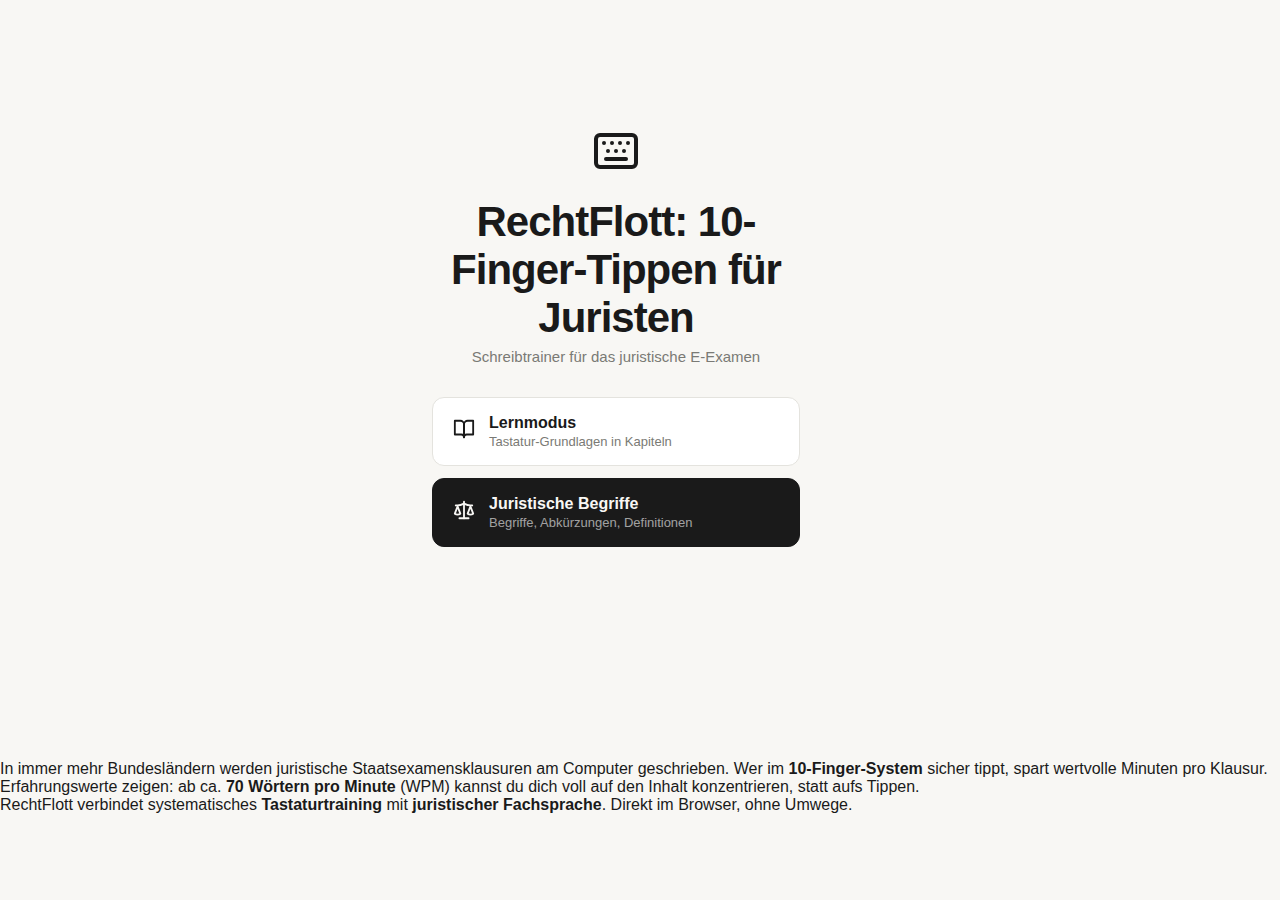
<file: index.html>
<!DOCTYPE html>
<html lang="de">

<head>
  <meta charset="UTF-8" />
  <meta name="viewport" content="width=device-width, initial-scale=1.0" />
  <title>10-Finger-Tippen für Jura & E-Examen | RechtFlott Schreibtrainer</title>
  <meta name="description"
    content="Kostenloser 10-Finger-Schreibtrainer speziell für das juristische E-Examen. Übe juristische Fachbegriffe, Definitionen und Paragraphen direkt im Browser. Ohne Anmeldung." />
  <link rel="canonical" href="https://rechtflott.com/" />

  <!-- Favicon (Keyboard Emoji as SVG) -->
  <link rel="icon"
    href="data:image/svg+xml,<svg xmlns='http://www.w3.org/2000/svg' viewBox='0 0 100 100'><text y='.9em' font-size='90'>⌨</text></svg>" />

  <!-- Open Graph -->
  <meta property="og:type" content="website" />
  <meta property="og:title" content="RechtFlott — 10-Finger-Tipptraining für Juristen" />
  <meta property="og:description"
    content="Kostenloses 10-Finger-Training für das juristische E-Examen. 30 Kapitel Tastaturtraining plus Jura-Modus mit Fachbegriffen, Abkürzungen, §-Zeichen und Definitionen." />
  <meta property="og:url" content="https://rechtflott.com/" />
  <meta property="og:locale" content="de_DE" />
  <meta property="og:site_name" content="RechtFlott" />

  <!-- Twitter Card -->
  <meta name="twitter:card" content="summary" />
  <meta name="twitter:title" content="RechtFlott — 10-Finger-Tipptraining für Juristen" />
  <meta name="twitter:description"
    content="Kostenloses Tipptraining für das juristische E-Examen. 30 Kapitel plus Jura-Modus mit Fachbegriffen, Abkürzungen und §-Zeichen." />

  <!-- Additional SEO -->
  <meta name="robots" content="index, follow" />
  <meta name="author" content="Maximilian Buy" />
  <meta name="keywords"
    content="10-Finger-System, Tipptrainer, E-Examen, Jura, Tippen lernen, juristische Begriffe, Paragraphenzeichen, Schreibtrainer, Jurastudium" />

  <!-- Structured Data: WebApplication -->
  <script type="application/ld+json">
  {
    "@context": "https://schema.org",
    "@type": "WebApplication",
    "name": "RechtFlott",
    "url": "https://rechtflott.com/",
    "description": "10-Finger-Tipptraining speziell für Jurastudierende und das E-Examen. Lernmodus mit 30 Kapiteln und juristischer Fachbegriffe-Trainer.",
    "applicationCategory": "EducationalApplication",
    "operatingSystem": "Web",
    "browserRequirements": "Requires a modern browser with JavaScript enabled",
    "offers": {
      "@type": "Offer",
      "price": "0",
      "priceCurrency": "EUR"
    },
    "author": {
      "@type": "Person",
      "name": "Maximilian Buy"
    },
    "inLanguage": "de",
    "dateModified": "2026-02-20"
  }
  </script>

  <!-- Structured Data: FAQPage (GEO-optimiert) -->
  <script type="application/ld+json">
  {
    "@context": "https://schema.org",
    "@type": "FAQPage",
    "mainEntity": [
      {
        "@type": "Question",
        "name": "Was ist RechtFlott?",
        "acceptedAnswer": {
          "@type": "Answer",
          "text": "RechtFlott ist ein 10-Finger-Tipptraining, das speziell für Jurastudierende und die Vorbereitung auf das E-Examen entwickelt wurde. Es bietet einen Lernmodus mit 30 Kapiteln zum systematischen Erlernen des 10-Finger-Systems sowie einen Jura-Modus zum Üben juristischer Fachbegriffe, Abkürzungen und Definitionen."
        }
      },
      {
        "@type": "Question",
        "name": "Warum brauche ich 10-Finger-Tippen für das E-Examen?",
        "acceptedAnswer": {
          "@type": "Answer",
          "text": "Im elektronischen juristischen Staatsexamen (E-Examen) werden Klausuren am Computer geschrieben. Schnelles und fehlerfreies Tippen spart wertvolle Zeit. Erfahrungswerte zeigen, dass ab ca. 70 Wörtern pro Minute (WPM) die Tippgeschwindigkeit kein limitierender Faktor mehr ist."
        }
      },
      {
        "@type": "Question",
        "name": "Woher stammen die juristischen Definitionen?",
        "acceptedAnswer": {
          "@type": "Answer",
          "text": "Die Definitionen im Jura-Modus sind KI-generiert und werden nach bestem Wissen von Jurastudierenden kuratiert. Sie dienen ausschließlich als Tippübung und erheben keinen Anspruch auf Vollständigkeit oder Rechtsverbindlichkeit."
        }
      },
      {
        "@type": "Question",
        "name": "Welche Inhalte bietet der Jura-Modus?",
        "acceptedAnswer": {
          "@type": "Answer",
          "text": "Der Jura-Modus umfasst juristische Fachbegriffe aus Strafrecht, Zivilrecht und Öffentlichem Recht, gängige Abkürzungen (BGB, StGB, ZPO etc.), Definitionen zum Ausschreiben, einen täglichen Drill und einen Zeitmodus mit 60-Sekunden-Challenges. Die Inhalte sind KI-generiert und von Jurastudierenden kuratiert."
        }
      }
    ]
  }
  </script>

  <link rel="stylesheet" href="styles.css" />
  <!-- Optional test password: set this to enable a simple client-side gate (clear to disable) -->
  <meta name="passwort" content="jura-2026" />
  <meta name="Jura-2026" content="Jura2026" />
  <meta name="site-password" content="Jura2026" />
</head>

<body
  data-nosnippet-desc="Kostenloser 10-Finger-Schreibtrainer speziell für das juristische E-Examen. Übe juristische Fachbegriffe, Definitionen und Paragraphen direkt im Browser.">
  <div class="sr-only">10-Finger-Tippen für das E-Examen: RechtFlott bietet kostenloses Training für juristische
    Fachbegriffe, Abkürzungen und Definitionen.</div>
  <!-- ── Mode Selection ── -->
  <section class="mode-screen" id="modeScreen">
    <div class="mode-viewport">
      <div class="mode-card">
        <div class="mode-logo"><svg xmlns="http://www.w3.org/2000/svg" width="48" height="48" viewBox="0 0 24 24"
            fill="none" stroke="currentColor" stroke-width="2" stroke-linecap="round" stroke-linejoin="round">
            <rect width="20" height="16" x="2" y="4" rx="2" />
            <path d="M6 8h.01" />
            <path d="M10 8h.01" />
            <path d="M14 8h.01" />
            <path d="M18 8h.01" />
            <path d="M8 12h.01" />
            <path d="M12 12h.01" />
            <path d="M16 12h.01" />
            <path d="M7 16h10" />
          </svg></div>
        <h1>RechtFlott: 10-Finger-Tippen für Juristen</h1>
        <p class="mode-sub">Schreibtrainer für das juristische E-Examen</p>
        <div class="mode-actions" data-nosnippet>
          <button class="btn btn--secondary" type="button" data-mode="learning">
            <span class="btn-icon"><svg xmlns="http://www.w3.org/2000/svg" width="22" height="22" viewBox="0 0 24 24"
                fill="none" stroke="currentColor" stroke-width="2" stroke-linecap="round" stroke-linejoin="round">
                <path d="M2 3h6a4 4 0 0 1 4 4v14a3 3 0 0 0-3-3H2z" />
                <path d="M22 3h-6a4 4 0 0 0-4 4v14a3 3 0 0 1 3-3h7z" />
              </svg></span>
            <span>
              <strong>Lernmodus</strong>
              <small>Tastatur-Grundlagen in Kapiteln</small>
            </span>
          </button>
          <button class="btn btn--primary" type="button" data-mode="legal">
            <span class="btn-icon"><svg xmlns="http://www.w3.org/2000/svg" width="22" height="22" viewBox="0 0 24 24"
                fill="none" stroke="currentColor" stroke-width="2" stroke-linecap="round" stroke-linejoin="round">
                <path d="m16 16 3-8 3 8c-.87.65-1.92 1-3 1s-2.13-.35-3-1Z" />
                <path d="m2 16 3-8 3 8c-.87.65-1.92 1-3 1s-2.13-.35-3-1Z" />
                <path d="M7 21h10" />
                <path d="M12 3v18" />
                <path d="M3 7h2c2 0 5-1 7-2 2 1 5 2 7 2h2" />
              </svg></span>
            <span>
              <strong>Juristische Begriffe</strong>
              <small>Begriffe, Abkürzungen, Definitionen</small>
            </span>
          </button>
        </div>
      </div>
    </div>
    <aside class="mode-mission" role="note" aria-label="Hintergrund">
      <p>In immer mehr Bundesländern werden juristische Staatsexamensklausuren am Computer geschrieben. Wer im
        <strong>10-Finger-System</strong> sicher tippt, spart wertvolle Minuten pro Klausur. Erfahrungswerte zeigen: ab
        ca. <strong>70 Wörtern pro Minute</strong> (WPM) kannst du dich voll auf den Inhalt konzentrieren, statt aufs
        Tippen.
      </p>
      <p>RechtFlott verbindet systematisches <strong>Tastaturtraining</strong> mit <strong>juristischer
          Fachsprache</strong>. Direkt im Browser, ohne Umwege.</p>
    </aside>
  </section>

  <!-- ── App ── -->
  <div class="app hidden" id="app">
    <!-- Top bar -->
    <nav class="topbar" aria-label="Hauptnavigation">
      <div class="topbar-left">
        <button class="topbar-brand" id="changeMode" type="button"><svg xmlns="http://www.w3.org/2000/svg" width="18"
            height="18" viewBox="0 0 24 24" fill="none" stroke="currentColor" stroke-width="2" stroke-linecap="round"
            stroke-linejoin="round">
            <rect width="20" height="16" x="2" y="4" rx="2" />
            <path d="M6 8h.01" />
            <path d="M10 8h.01" />
            <path d="M14 8h.01" />
            <path d="M18 8h.01" />
            <path d="M8 12h.01" />
            <path d="M12 12h.01" />
            <path d="M16 12h.01" />
            <path d="M7 16h10" />
          </svg> RechtFlott</button>
        <span class="chip" id="modeChip">Lernmodus</span>
      </div>
      <div class="topbar-stats" id="statsBar">
        <div class="stat"><span class="stat-val" id="wpm">0</span><span class="stat-lbl">WPM</span></div>
        <div class="stat"><span class="stat-val" id="accuracy">100%</span><span class="stat-lbl">Genauigkeit</span>
        </div>
        <div class="stat"><span class="stat-val" id="errors">0</span><span class="stat-lbl">Fehler</span></div>
        <div class="stat"><span class="stat-val" id="time">0:00</span><span class="stat-lbl">Zeit</span></div>
        <div class="stat stat--best hidden" id="bestStat">
          <span class="stat-val" id="bestWpm">–</span>
          <span class="stat-lbl">Rekord</span>
        </div>
      </div>
      <div class="topbar-right">
        <button class="icon-btn" id="toggleDark" type="button" title="Dark Mode"><svg xmlns="http://www.w3.org/2000/svg"
            width="18" height="18" viewBox="0 0 24 24" fill="none" stroke="currentColor" stroke-width="2"
            stroke-linecap="round" stroke-linejoin="round">
            <path d="M12 3a6 6 0 0 0 9 9 9 9 0 1 1-9-9Z" />
          </svg></button>
        <button class="icon-btn" id="toggleKeyboard" type="button" title="Tastatur ein/aus"><svg
            xmlns="http://www.w3.org/2000/svg" width="18" height="18" viewBox="0 0 24 24" fill="none"
            stroke="currentColor" stroke-width="2" stroke-linecap="round" stroke-linejoin="round">
            <rect width="20" height="16" x="2" y="4" rx="2" />
            <path d="M6 8h.01" />
            <path d="M10 8h.01" />
            <path d="M14 8h.01" />
            <path d="M18 8h.01" />
            <path d="M8 12h.01" />
            <path d="M12 12h.01" />
            <path d="M16 12h.01" />
            <path d="M7 16h10" />
          </svg></button>
      </div>
    </nav>

    <div class="daily-bar" id="dailyBar">
      <div class="daily-timer-wrap">
        <svg class="daily-ring" viewBox="0 0 36 36">
          <circle class="daily-ring-bg" cx="18" cy="18" r="16" />
          <circle class="daily-ring-fill" id="dailyRingFill" cx="18" cy="18" r="16" />
        </svg>
        <span class="daily-timer-text" id="dailyTimerText">20:00</span>
      </div>
      <span class="daily-label" id="dailyLabel">Tagesziel: 20 min üben</span>
      <span class="daily-sep">·</span>
      <span class="daily-streak" id="dailyStreak"><svg xmlns="http://www.w3.org/2000/svg" width="14" height="14"
          viewBox="0 0 24 24" fill="none" stroke="currentColor" stroke-width="2" stroke-linecap="round"
          stroke-linejoin="round">
          <path
            d="M8.5 14.5A2.5 2.5 0 0 0 11 12c0-1.38-.5-2-1-3-1.072-2.143-.224-4.054 2-6 .5 2.5 2 4.9 4 6.5 2 1.6 3 3.5 3 5.5a7 7 0 1 1-14 0c0-1.153.433-2.294 1-3a2.5 2.5 0 0 0 2.5 2.5z" />
        </svg> 0 Tage</span>
    </div>

    <!-- Main layout -->
    <main class="main" id="mainArea">
      <!-- Sidebar (drawer) -->
      <aside class="sidebar" id="sidebar">
        <div class="sidebar-head">
          <h2>Lektionen</h2>
          <button class="icon-btn sidebar-close" id="closeSidebar" type="button"><svg xmlns="http://www.w3.org/2000/svg"
              width="18" height="18" viewBox="0 0 24 24" fill="none" stroke="currentColor" stroke-width="2"
              stroke-linecap="round" stroke-linejoin="round">
              <path d="M18 6 6 18" />
              <path d="m6 6 12 12" />
            </svg></button>
        </div>
        <div class="tabs hidden" id="legalToggle"></div>
        <div class="tabs tabs--sm hidden" id="rechtsgebietToggle">
          <button class="tab active" type="button" data-rg="all">Alle</button>
          <button class="tab" type="button" data-rg="Strafrecht">StR</button>
          <button class="tab" type="button" data-rg="Zivilrecht">ZR</button>
          <button class="tab" type="button" data-rg="Öffentliches Recht">ÖR</button>
        </div>
        <div class="sidebar-filters">
          <input id="lessonSearch" class="input" type="text" placeholder="Suchen…" />
          <select id="chapterSelect" class="input hidden" aria-label="Kapitel"></select>
          <button id="randomizeChapterBtn" class="btn btn--ghost btn--sm" title="Zufallsübung"><svg
              xmlns="http://www.w3.org/2000/svg" width="16" height="16" viewBox="0 0 24 24" fill="none"
              stroke="currentColor" stroke-width="2" stroke-linecap="round" stroke-linejoin="round">
              <path d="M2 18h1.4c1.3 0 2.5-.6 3.3-1.7l6.1-8.6c.7-1.1 2-1.7 3.3-1.7H22" />
              <path d="m18 2 4 4-4 4" />
              <path d="M2 6h1.9c1.5 0 2.9.9 3.6 2.2" />
              <path d="M22 18h-5.9c-1.3 0-2.6-.7-3.3-1.8l-.5-.8" />
              <path d="m18 14 4 4-4 4" />
            </svg></button>
        </div>
        <div class="lesson-list" id="lessonList"></div>
        <div class="load-more">
          <button class="btn btn--ghost btn--sm" id="loadMore">Mehr laden</button>
        </div>
      </aside>

      <!-- Trainer (center stage) -->
      <article class="trainer" id="trainerPanel" aria-label="Tipptrainer">
        <div class="trainer-top">
          <button class="btn btn--ghost btn--sm" id="openSidebar" type="button"><svg xmlns="http://www.w3.org/2000/svg"
              width="16" height="16" viewBox="0 0 24 24" fill="none" stroke="currentColor" stroke-width="2"
              stroke-linecap="round" stroke-linejoin="round">
              <line x1="4" x2="20" y1="12" y2="12" />
              <line x1="4" x2="20" y1="6" y2="6" />
              <line x1="4" x2="20" y1="18" y2="18" />
            </svg> Lektionen</button>
          <div class="progress">
            <div class="progress-fill" id="progressBar"></div>
          </div>
          <div class="trainer-actions">
            <button id="restart" class="btn btn--ghost btn--sm"><svg xmlns="http://www.w3.org/2000/svg" width="14"
                height="14" viewBox="0 0 24 24" fill="none" stroke="currentColor" stroke-width="2"
                stroke-linecap="round" stroke-linejoin="round">
                <path d="M3 12a9 9 0 1 0 9-9 9.75 9.75 0 0 0-6.74 2.74L3 8" />
                <path d="M3 3v5h5" />
              </svg> Neu</button>
            <button id="skipLesson" class="btn btn--ghost btn--sm" title="Überspringen"><svg
                xmlns="http://www.w3.org/2000/svg" width="14" height="14" viewBox="0 0 24 24" fill="none"
                stroke="currentColor" stroke-width="2" stroke-linecap="round" stroke-linejoin="round">
                <polygon points="5 4 15 12 5 20 5 4" />
                <line x1="19" y1="5" x2="19" y2="19" />
              </svg> Skip</button>
          </div>
        </div>

        <!-- WPM Progress Gauge (timed mode only) -->
        <div class="wpm-gauge hidden" id="wpmGauge">
          <div class="wpm-gauge-header">
            <span class="wpm-gauge-label">Examensniveau</span>
            <span class="wpm-gauge-value" id="wpmGaugeValue">0 / 80 WPM</span>
          </div>
          <div class="wpm-gauge-track">
            <div class="wpm-gauge-fill" id="wpmGaugeFill"></div>
            <div class="wpm-gauge-target"></div>
          </div>
        </div>

        <!-- Definition panel -->
        <div class="def-panel hidden" id="definitionPanel">
          <div class="def-head">
            <div><span class="def-label">Begriff</span><span class="rg-badge" id="rgBadge"></span>
              <h3 id="definitionTerm">–</h3>
            </div>
            <button class="btn btn--ghost btn--sm" id="toggleDefinition" type="button">Anzeigen</button>
          </div>
          <p class="def-body hidden" id="definitionText"></p>
          <p class="disclaimer" style="margin-top:8px;">Hinweis: Die Definitionen wurden mithilfe einer KI erzeugt. Es
            wird keine Gewähr für Vollständigkeit oder inhaltliche Korrektheit übernommen.</p>
        </div>

        <!-- Typing zone -->
        <div class="typing-zone" id="typingArea" aria-live="polite">
          <span class="disclaimer">Hinweis: Die angezeigten Texte wurden mithilfe einer KI erzeugt. Es wird keine Gewähr
            für Vollständigkeit oder inhaltliche Korrektheit übernommen.</span>
        </div>
        <input id="typingInput" class="sr-only" autocomplete="off" autocorrect="off" autocapitalize="off"
          spellcheck="false" />

        <!-- Completion overlay -->
        <div class="completion" id="completion">
          <div class="completion-card">
            <div class="completion-icon" id="completionIcon"><svg xmlns="http://www.w3.org/2000/svg" width="48"
                height="48" viewBox="0 0 24 24" fill="none" stroke="currentColor" stroke-width="2"
                stroke-linecap="round" stroke-linejoin="round">
                <circle cx="12" cy="12" r="10" />
                <circle cx="12" cy="12" r="6" />
                <circle cx="12" cy="12" r="2" />
              </svg></div>
            <h3 id="completionTitle">Fertig!</h3>
            <p id="completionSub">Saubere Runde.</p>
            <div class="completion-stats">
              <div class="cs"><span class="cs-val" id="cWpm">0</span><span class="cs-lbl">WPM</span></div>
              <div class="cs"><span class="cs-val" id="cAcc">100%</span><span class="cs-lbl">Genauigkeit</span></div>
              <div class="cs"><span class="cs-val" id="cTime">0:00</span><span class="cs-lbl">Zeit</span></div>
            </div>
            <div class="completion-badge hidden" id="completionBadge"><svg xmlns="http://www.w3.org/2000/svg" width="18"
                height="18" viewBox="0 0 24 24" fill="none" stroke="currentColor" stroke-width="2"
                stroke-linecap="round" stroke-linejoin="round">
                <path d="M6 9H4.5a2.5 2.5 0 0 1 0-5H6" />
                <path d="M18 9h1.5a2.5 2.5 0 0 0 0-5H18" />
                <path d="M4 22h16" />
                <path d="M10 14.66V17c0 .55-.47.98-.97 1.21C7.85 18.75 7 20.24 7 22" />
                <path d="M14 14.66V17c0 .55.47.98.97 1.21C16.15 18.75 17 20.24 17 22" />
                <path d="M18 2H6v7a6 6 0 0 0 12 0V2Z" />
              </svg> Neuer Rekord!</div>
            <div class="daily-goal-banner hidden" id="dailyGoalBanner">
              <div class="daily-goal-header"><svg xmlns="http://www.w3.org/2000/svg" width="18" height="18"
                  viewBox="0 0 24 24" fill="none" stroke="currentColor" stroke-width="2" stroke-linecap="round"
                  stroke-linejoin="round">
                  <circle cx="12" cy="12" r="10" />
                  <circle cx="12" cy="12" r="6" />
                  <circle cx="12" cy="12" r="2" />
                </svg> Tagesziel erreicht!</div>
              <div class="daily-goal-subtitle">Deine heutigen Sessions:</div>
              <div class="daily-wpm-chart" id="dailyWpmChart"></div>
            </div>
            <div class="retry-banner hidden" id="retryBanner">
              <svg xmlns="http://www.w3.org/2000/svg" width="18" height="18" viewBox="0 0 24 24" fill="none"
                stroke="currentColor" stroke-width="2" stroke-linecap="round" stroke-linejoin="round">
                <path d="M3 12a9 9 0 1 0 9-9 9.75 9.75 0 0 0-6.74 2.74L3 8" />
                <path d="M3 3v5h5" />
              </svg>
              <span>Noch etwas langsam — versuch es nochmal!</span>
            </div>
            <div class="completion-actions">
              <button id="nextLesson" class="btn btn--primary">Nächste Lektion →</button>
              <button id="repeatLesson" class="btn btn--ghost">Wiederholen</button>
            </div>
          </div>
        </div>

        <div class="tips">
          <span><svg xmlns="http://www.w3.org/2000/svg" width="16" height="16" viewBox="0 0 24 24" fill="none"
              stroke="currentColor" stroke-width="2" stroke-linecap="round" stroke-linejoin="round">
              <path
                d="M15 14c.2-1 .7-1.7 1.5-2.5 1-.9 1.5-2.2 1.5-3.5A6 6 0 0 0 6 8c0 1 .2 2.2 1.5 3.5.7.7 1.3 1.5 1.5 2.5" />
              <path d="M9 18h6" />
              <path d="M10 22h4" />
            </svg> Halte die Hände in der Grundstellung (ASDF JKLÖ)</span>
        </div>
      </article>
    </main>

    <!-- Keyboard (collapsible) -->
    <section class="keyboard-wrap" id="keyboardWrap">
      <div class="finger-hint" id="fingerHint"></div>
      <div class="keyboard-head">
        <span class="keyboard-title">Tastatur & Finger</span>
        <div class="finger-legend" id="fingerLegend"></div>
      </div>
      <div id="keyboard" class="keyboard-grid" aria-hidden="true"></div>
    </section>

    <footer class="footer">Kein Tracking · Alles lokal · Erstellt für das E-Examen · <a
        href="impressum.html">Impressum</a></footer>
  </div>

  <!-- Simple client-side password gate for informal testing -->
  <div id="pwGate" class="pw-gate hidden" aria-hidden="true">
    <div class="pw-panel">
      <h2>Zugang geschützt</h2>
      <p>Bitte Passwort eingeben, um die Seite zu sehen.</p>
      <input id="pwInput" type="password" placeholder="Passwort" />
      <div class="pw-actions">
        <button id="pwOk" class="btn btn--primary">Öffnen</button>
        <button id="pwCancel" class="btn btn--ghost">Abbrechen</button>
      </div>
      <p class="pw-hint">Hinweis: Diese Sperre ist nur für informelle Tests geeignet und nicht hochsicher.</p>
    </div>
  </div>

  <canvas id="confetti" class="confetti-canvas"></canvas>
  <div class="global-impressum"><a href="impressum.html">Impressum</a></div>

  <!-- Crawler-sichtbarer Content (für SEO/GEO) -->
  <noscript>
    <section style="max-width:800px;margin:40px auto;padding:20px;font-family:system-ui,sans-serif;">
      <h1>RechtFlott: 10-Finger-Tipptraining für das juristische E-Examen</h1>
      <p>RechtFlott ist ein 10-Finger-Tipptraining, das speziell für Jurastudierende und die Vorbereitung auf das
        E-Examen (elektronisches Staatsexamen) entwickelt wurde.</p>
      <h2>Funktionen</h2>
      <ul>
        <li><strong>Lernmodus:</strong> 30 Kapitel zum systematischen Erlernen des 10-Finger-Systems, von der
          Grundstellung über alle Reihen bis zu Sonderzeichen und dem §-Zeichen.</li>
        <li><strong>Jura-Modus:</strong> Juristische Fachbegriffe, Abkürzungen und Definitionen aus Strafrecht,
          Zivilrecht und Öffentlichem Recht tippen. Die Inhalte sind KI-generiert und von Jurastudierenden kuratiert.
        </li>
        <li><strong>Zeitmodus:</strong> 60-Sekunden-Challenges mit WPM-Tracking.</li>
        <li><strong>Virtuelle Tastatur:</strong> Fingerführung für jede Taste inklusive Shift-Logik.</li>
      </ul>
      <h2>Warum RechtFlott?</h2>
      <p>Im E-Examen werden Klausuren am Computer geschrieben. Schnelles Tippen mit mindestens 70 WPM spart wertvolle
        Zeit. RechtFlott trainiert gezielt juristische Fachsprache direkt im Browser.</p>
      <p><em>Hinweis: Die juristischen Definitionen dienen ausschließlich als Tippübung und sind nicht
          rechtsverbindlich.</em></p>
      <p>Bitte aktivieren Sie JavaScript, um RechtFlott zu nutzen.</p>
    </section>
  </noscript>
  <script>
    // Lightweight client-side gate: reads meta[name=site-password]. If empty, gate is disabled.
    (function () {
      // Support either `site-password` or legacy/custom meta name `Jura-2026`
      const meta = document.querySelector('meta[name="site-password"], meta[name="Jura-2026"]');
      if (!meta) return;
      const pwd = (meta.content || "").toString();
      if (!pwd) return; // disabled

      const pwGate = document.getElementById('pwGate');
      const pwInput = document.getElementById('pwInput');
      const pwOk = document.getElementById('pwOk');
      const pwCancel = document.getElementById('pwCancel');

      function unlock() {
        pwGate.classList.add('hidden');
        pwGate.setAttribute('aria-hidden', 'true');
        document.getElementById('app').classList.remove('hidden');
      }

      function showGate() {
        // Always require password on every load — do not persist unlock state.
        pwGate.classList.remove('hidden');
        pwGate.setAttribute('aria-hidden', 'false');
      }

      pwOk.addEventListener('click', () => {
        if (pwInput.value === pwd) unlock(); else { pwInput.value = ''; pwInput.focus(); }
      });
      pwInput.addEventListener('keyup', (e) => { if (e.key === 'Enter') pwOk.click(); });
      pwCancel.addEventListener('click', () => { window.location.href = 'about:blank'; });

      // initially hide app until unlocked (always required)
      document.getElementById('app').classList.add('hidden');
      showGate();
    })();
  </script>
  <script src="app.js?v=4"></script>
</body>

</html>
</file>
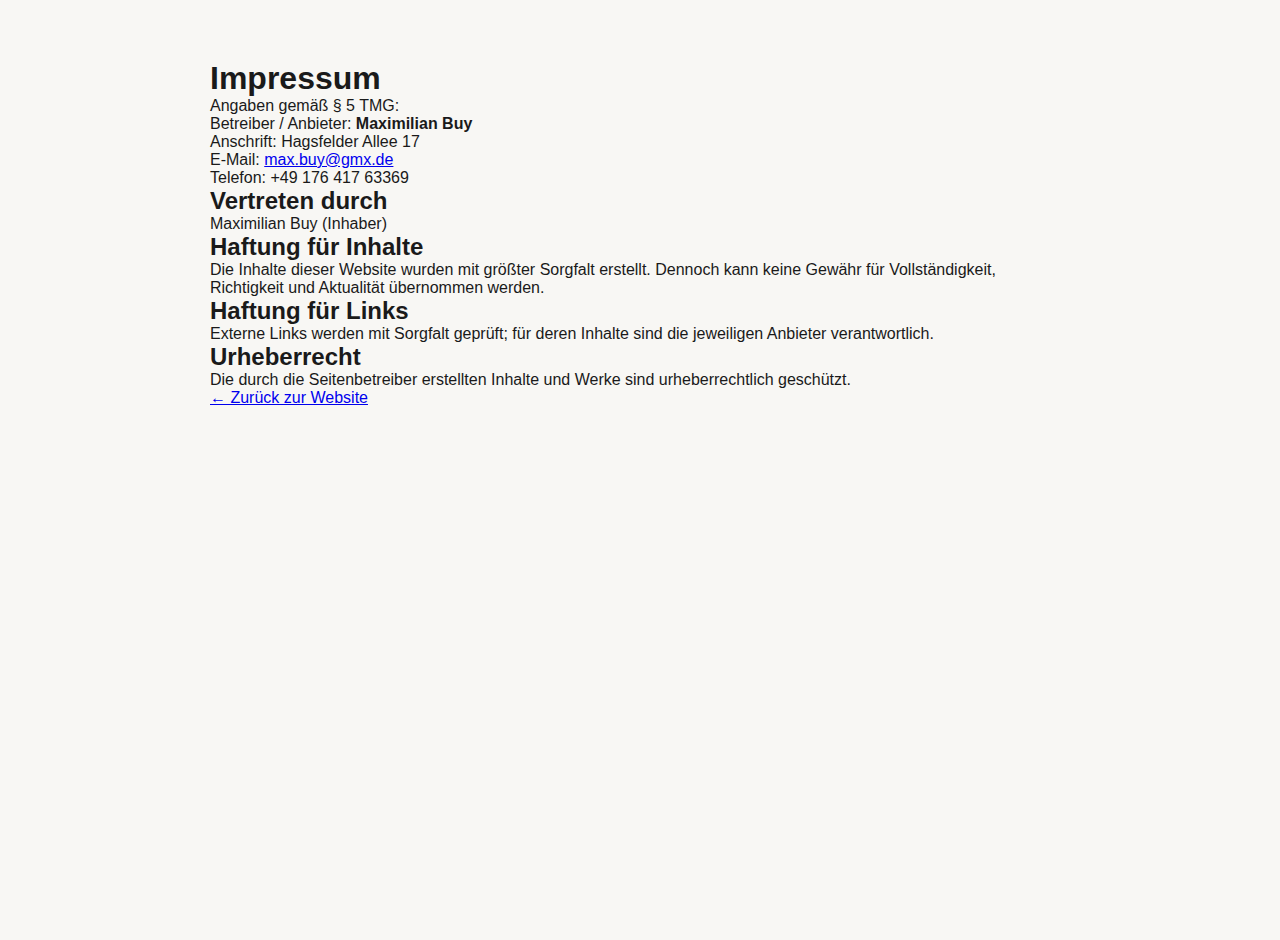
<file: impressum.html>
<!doctype html>
<html lang="de">
  <head>
    <meta charset="utf-8">
    <meta name="viewport" content="width=device-width,initial-scale=1">
    <title>Impressum — RechtFlott</title>
    <link rel="stylesheet" href="styles.css">
  </head>
  <body>
    <main style="max-width:900px;margin:40px auto;padding:20px;">
      <h1>Impressum</h1>
      <p>Angaben gemäß § 5 TMG:</p>
      <p>
        Betreiber / Anbieter: <strong>Maximilian Buy</strong><br>
        Anschrift: Hagsfelder Allee 17<br>
        E‑Mail: <a href="mailto:max.buy@gmx.de">max.buy@gmx.de</a><br>
        Telefon: +49 176 417 63369
      </p>

      <h2>Vertreten durch</h2>
      <p>Maximilian Buy (Inhaber)</p>

      <h2>Haftung für Inhalte</h2>
      <p>Die Inhalte dieser Website wurden mit größter Sorgfalt erstellt. Dennoch kann keine Gewähr für Vollständigkeit, Richtigkeit und Aktualität übernommen werden.</p>

      <h2>Haftung für Links</h2>
      <p>Externe Links werden mit Sorgfalt geprüft; für deren Inhalte sind die jeweiligen Anbieter verantwortlich.</p>

      <h2>Urheberrecht</h2>
      <p>Die durch die Seitenbetreiber erstellten Inhalte und Werke sind urheberrechtlich geschützt.</p>

    
      <p><a href="index.html">← Zurück zur Website</a></p>
    </main>
  </body>
</html>
</file>
<file: styles.css>
/* ── RechtFlott — Design System ── */

:root {
  /* Light theme */
  --bg: #f8f7f4;
  --bg2: #efeee9;
  --card: #ffffff;
  --text: #1a1a1a;
  --muted: #7a7a75;
  --line: #e4e3de;
  --accent: #2563eb;
  --accent-bg: #eff4ff;
  --success: #16a34a;
  --success-bg: #ecfdf5;
  --danger: #dc2626;
  --danger-bg: #fef2f2;
  --gold: #f59e0b;
  --shadow: 0 1px 3px rgba(0, 0, 0, .06), 0 6px 16px rgba(0, 0, 0, .04);
  --shadow-lg: 0 4px 12px rgba(0, 0, 0, .08), 0 20px 40px rgba(0, 0, 0, .06);
  /* Finger zone pastels (very subtle) */
  --f-lp-bg: #faf0f0;
  --f-lr-bg: #faf5ed;
  --f-lm-bg: #fafaeb;
  --f-li-bg: #eef8f0;
  --f-ri-bg: #eef7fa;
  --f-rm-bg: #eef2fa;
  --f-rr-bg: #f2effa;
  --f-rp-bg: #faf0f5;
  --f-thumb-bg: #f2f2f4;
  --radius: 12px;
  --radius-sm: 8px;
  --radius-xs: 6px;
  --font: "SF Pro Text", -apple-system, BlinkMacSystemFont, "Segoe UI", Roboto, Helvetica, Arial, sans-serif;
  --font-mono: "SF Mono", "Fira Code", "Cascadia Code", "JetBrains Mono", Consolas, monospace;
  --transition: .18s ease;
}

.dark {
  --bg: #111113;
  --bg2: #1c1c1f;
  --card: #1c1c1f;
  --text: #e8e8e6;
  --muted: #8a8a85;
  --line: #2a2a2e;
  --accent: #5b9cf6;
  --accent-bg: #1a2540;
  --success: #4ade80;
  --success-bg: #0a2015;
  --danger: #f87171;
  --danger-bg: #2a0f0f;
  --gold: #fbbf24;
  --shadow: 0 1px 3px rgba(0, 0, 0, .2), 0 6px 16px rgba(0, 0, 0, .15);
  --shadow-lg: 0 4px 12px rgba(0, 0, 0, .3), 0 20px 40px rgba(0, 0, 0, .25);
  /* Finger zone pastels (very subtle) — dark */
  --f-lp-bg: #201818;
  --f-lr-bg: #201b15;
  --f-lm-bg: #201f15;
  --f-li-bg: #152018;
  --f-ri-bg: #151f20;
  --f-rm-bg: #151820;
  --f-rr-bg: #191520;
  --f-rp-bg: #20151a;
  --f-thumb-bg: #1a1a1d;
}

/* ── Reset ── */
*,
*::before,
*::after {
  box-sizing: border-box;
  margin: 0;
  padding: 0;
}

body {
  font-family: var(--font);
  background: var(--bg);
  color: var(--text);
  min-height: 100vh;
  transition: background var(--transition), color var(--transition);
  -webkit-font-smoothing: antialiased;
}

.hidden {
  display: none !important;
}

.sr-only {
  position: absolute;
  width: 1px;
  height: 1px;
  overflow: hidden;
  clip: rect(0, 0, 0, 0);
  border: 0;
}

/* ── Mode Selection Screen ── */
.mode-screen {
  position: fixed;
  inset: 0;
  display: grid;
  place-items: center;
  background: var(--bg);
  z-index: 100;
  animation: fadeIn .4s ease;
}

.mode-card {
  max-width: 480px;
  width: 90%;
  text-align: center;
  padding: 40px 32px;
}

.mode-logo {
  font-size: 48px;
  margin-bottom: 12px;
  animation: float 3s ease-in-out infinite;
}

.mode-card h1 {
  font-size: 42px;
  font-weight: 700;
  letter-spacing: -1px;
  margin-bottom: 6px;
}

.mode-sub {
  color: var(--muted);
  font-size: 15px;
  margin-bottom: 32px;
}

.mode-actions {
  display: flex;
  flex-direction: column;
  gap: 12px;
}

.mode-actions .btn {
  display: flex;
  align-items: center;
  gap: 14px;
  padding: 16px 20px;
  text-align: left;
  border-radius: var(--radius);
  border: 1px solid var(--line);
  background: var(--card);
  color: var(--text);
  cursor: pointer;
  font-family: inherit;
  transition: all var(--transition);
}

.mode-actions .btn:hover {
  transform: translateY(-2px);
  box-shadow: var(--shadow-lg);
}

.mode-actions .btn--primary {
  background: var(--text);
  color: var(--bg);
  border-color: var(--text);
}

.mode-actions .btn strong {
  font-size: 16px;
  display: block;
}

.mode-actions .btn small {
  color: var(--muted);
  font-size: 13px;
  display: block;
  margin-top: 2px;
}

.mode-actions .btn--primary small {
  color: rgba(255, 255, 255, .6);
}

.btn-icon {
  font-size: 28px;
  flex-shrink: 0;
}

/* ── Top Bar ── */
.topbar {
  display: flex;
  align-items: center;
  justify-content: space-between;
  gap: 12px;
  padding: 10px 20px;
  border-bottom: 1px solid var(--line);
  background: var(--card);
  position: sticky;
  top: 0;
  z-index: 20;
  backdrop-filter: blur(12px);
}

.topbar-left {
  display: flex;
  align-items: center;
  gap: 10px;
}

.topbar-brand {
  font-family: inherit;
  font-size: 16px;
  font-weight: 700;
  background: none;
  border: none;
  color: var(--text);
  cursor: pointer;
  padding: 4px 0;
}

.topbar-brand:hover {
  color: var(--accent);
}

.chip {
  display: inline-block;
  padding: 3px 10px;
  border-radius: 999px;
  font-size: 11px;
  font-weight: 600;
  letter-spacing: .5px;
  text-transform: uppercase;
  background: var(--accent-bg);
  color: var(--accent);
}

.topbar-stats {
  display: flex;
  gap: 16px;
  align-items: center;
}

.stat {
  text-align: center;
}

.stat-val {
  display: block;
  font-size: 18px;
  font-weight: 700;
  font-variant-numeric: tabular-nums;
}

.stat-lbl {
  font-size: 10px;
  text-transform: uppercase;
  letter-spacing: .5px;
  color: var(--muted);
}

.stat--best .stat-val {
  color: var(--gold);
}

.topbar-right {
  display: flex;
  gap: 6px;
}

.icon-btn {
  width: 36px;
  height: 36px;
  display: grid;
  place-items: center;
  border-radius: var(--radius-sm);
  border: 1px solid var(--line);
  background: transparent;
  font-size: 16px;
  cursor: pointer;
  transition: all var(--transition);
}

.icon-btn:hover {
  background: var(--bg2);
}

/* Make icon buttons more visible in dark mode */
.dark .icon-btn {
  background: rgba(255, 255, 255, 0.02);
  border-color: rgba(255, 255, 255, 0.06);
  color: var(--text);
}

.dark .icon-btn:hover {
  background: rgba(255, 255, 255, 0.03);
}

/* ── Daily Practice Timer Bar ── */
.daily-bar {
  display: flex;
  align-items: center;
  justify-content: center;
  gap: 10px;
  padding: 7px 20px;
  background: linear-gradient(90deg, var(--accent-bg), var(--bg));
  font-size: 13px;
  font-weight: 500;
  border-bottom: 1px solid var(--line);
}

.daily-timer-wrap {
  position: relative;
  width: 32px;
  height: 32px;
  flex-shrink: 0;
}

.daily-ring {
  width: 32px;
  height: 32px;
  transform: rotate(-90deg);
}

.daily-ring-bg {
  fill: none;
  stroke: var(--line);
  stroke-width: 3;
}

.daily-ring-fill {
  fill: none;
  stroke: var(--accent);
  stroke-width: 3;
  stroke-linecap: round;
  transition: stroke-dashoffset 0.6s ease;
}

.daily-timer-text {
  position: absolute;
  inset: 0;
  display: flex;
  align-items: center;
  justify-content: center;
  font-size: 8px;
  font-weight: 700;
  font-variant-numeric: tabular-nums;
  color: var(--text);
}

.daily-label {
  color: var(--text);
  font-weight: 600;
}

.daily-sep {
  color: var(--muted);
}

.daily-streak {
  color: var(--muted);
}

/* ── Daily Goal Banner (in completion card) ── */
.daily-goal-banner {
  margin-top: 12px;
  padding: 14px 18px;
  background: linear-gradient(135deg, var(--success-bg, #ecfdf5), var(--accent-bg));
  border-radius: var(--radius-sm);
  border: 1px solid var(--success, #16a34a);
  text-align: center;
  animation: fadeIn 0.4s ease;
}

.daily-goal-header {
  font-size: 16px;
  font-weight: 700;
  color: var(--success, #16a34a);
  margin-bottom: 4px;
}

.daily-goal-subtitle {
  font-size: 12px;
  color: var(--muted);
  margin-bottom: 10px;
}

.daily-wpm-chart {
  display: flex;
  align-items: flex-end;
  justify-content: center;
  gap: 6px;
  height: 70px;
  padding: 0 8px;
}

.wpm-bar-wrap {
  display: flex;
  flex-direction: column;
  align-items: center;
  gap: 3px;
  flex: 1;
  max-width: 28px;
  height: 100%;
  justify-content: flex-end;
}

.wpm-bar {
  width: 100%;
  min-height: 4px;
  border-radius: 3px 3px 0 0;
  transition: height 0.5s ease;
}

.wpm-bar-label {
  font-size: 9px;
  font-weight: 600;
  color: var(--muted);
  font-variant-numeric: tabular-nums;
}

/* ── Retry Banner styling ── */
.retry-banner {
  display: flex;
  align-items: center;
  gap: 8px;
  margin-top: 10px;
  padding: 10px 14px;
  background: var(--danger-bg, #fef2f2);
  border: 1px solid var(--danger, #ef4444);
  border-radius: var(--radius-sm);
  font-size: 13px;
  color: var(--danger, #ef4444);
  font-weight: 500;
}


/* ── Buttons ── */
.btn {
  display: inline-flex;
  align-items: center;
  gap: 6px;
  border: none;
  border-radius: 999px;
  padding: 10px 18px;
  font-family: inherit;
  font-size: 14px;
  font-weight: 500;
  cursor: pointer;
  transition: all var(--transition);
}

.btn--primary {
  background: var(--text);
  color: var(--bg);
}

.btn--primary:hover {
  opacity: .85;
}

.btn--secondary {
  background: var(--bg2);
  color: var(--text);
  border: 1px solid var(--line);
}

.btn--ghost {
  background: transparent;
  color: var(--text);
  border: 1px solid var(--line);
}

.btn--ghost:hover {
  background: var(--bg2);
}

.btn--sm {
  padding: 6px 12px;
  font-size: 13px;
}

/* ── Main Layout ── */
.main {
  display: flex;
  max-width: 1200px;
  margin: 0 auto;
  padding: 16px 20px;
  gap: 16px;
  min-height: calc(100vh - 200px);
}

/* ── Sidebar ── */
.sidebar {
  width: 300px;
  flex-shrink: 0;
  background: var(--card);
  border-radius: var(--radius);
  border: 1px solid var(--line);
  padding: 14px;
  display: flex;
  flex-direction: column;
  gap: 10px;
  max-height: calc(100vh - 160px);
  position: sticky;
  top: 80px;
  overflow: hidden;
  transition: all .25s ease;
}

.sidebar.closed {
  width: 0;
  padding: 0;
  border: none;
  overflow: hidden;
  opacity: 0;
  pointer-events: none;
}

.sidebar-head {
  display: flex;
  align-items: center;
  justify-content: space-between;
}

.sidebar-head h2 {
  font-size: 16px;
  font-weight: 600;
}

.sidebar-close {
  font-size: 14px;
}

/* Tabs */
.tabs {
  display: flex;
  gap: 2px;
  background: var(--bg2);
  border-radius: var(--radius-sm);
  padding: 3px;
}

.tab {
  flex: 1;
  padding: 6px 4px;
  border: none;
  border-radius: var(--radius-xs);
  background: transparent;
  font-family: inherit;
  font-size: 12px;
  font-weight: 500;
  color: var(--muted);
  cursor: pointer;
  transition: all var(--transition);
}

.tab.active {
  background: var(--card);
  color: var(--text);
  box-shadow: 0 1px 3px rgba(0, 0, 0, .08);
}

.tab:hover:not(.active) {
  color: var(--text);
}

.tabs--sm {
  margin-top: 4px;
}

.tabs--sm .tab {
  font-size: 11px;
  padding: 4px 3px;
}

/* Filters */
.sidebar-filters {
  display: flex;
  gap: 6px;
}

.input {
  flex: 1;
  padding: 7px 10px;
  border: 1px solid var(--line);
  border-radius: var(--radius-sm);
  background: var(--bg);
  color: var(--text);
  font-family: inherit;
  font-size: 13px;
  transition: border-color var(--transition);
}

.input:focus {
  outline: none;
  border-color: var(--accent);
}

/* Lesson list */
.lesson-list {
  flex: 1;
  overflow-y: auto;
  display: flex;
  flex-direction: column;
  gap: 6px;
  padding-right: 4px;
}

.lesson-list::-webkit-scrollbar {
  width: 4px;
}

.lesson-list::-webkit-scrollbar-track {
  background: transparent;
}

.lesson-list::-webkit-scrollbar-thumb {
  background: var(--line);
  border-radius: 2px;
}

.lesson-card {
  padding: 10px 12px;
  border: 1px solid transparent;
  border-radius: var(--radius-sm);
  background: transparent;
  cursor: pointer;
  text-align: left;
  font-family: inherit;
  transition: all var(--transition);
  width: 100%;
}

.lesson-card:hover {
  background: var(--bg2);
}

.lesson-card.active {
  background: var(--accent-bg);
  border-color: var(--accent);
}

.lesson-title {
  font-size: 14px;
  font-weight: 500;
  margin-bottom: 2px;
}

.lesson-meta {
  font-size: 11px;
  color: var(--muted);
  text-transform: uppercase;
  letter-spacing: 1px;
}

.lesson-desc {
  font-size: 12px;
  color: var(--muted);
  margin-top: 2px;
}

.load-more {
  text-align: center;
  padding-top: 4px;
}

/* ── Trainer Panel ── */
.trainer {
  flex: 1;
  min-width: 0;
  position: relative;
  display: flex;
  flex-direction: column;
  gap: 12px;
}

.trainer-top {
  display: flex;
  align-items: center;
  gap: 10px;
}

.progress {
  flex: 1;
  height: 6px;
  background: var(--bg2);
  border-radius: 999px;
  overflow: hidden;
}

.progress-fill {
  height: 100%;
  width: 0;
  background: var(--accent);
  border-radius: 999px;
  transition: width .2s ease;
}

/* Timed mode: progress bar turns amber when time is low */
.progress-fill.progress-urgent {
  background: linear-gradient(90deg, #ef4444, #f59e0b);
  animation: urgentPulse 1s ease-in-out infinite;
}

@keyframes urgentPulse {

  0%,
  100% {
    opacity: 1;
  }

  50% {
    opacity: 0.7;
  }
}

/* Timed mode: initial state */
body.timed-active .progress-fill {
  width: 100%;
  transition: width .3s linear;
}

/* ── WPM Gauge (timed mode) ── */
.wpm-gauge {
  padding: 8px 0 4px;
}

.wpm-gauge-header {
  display: flex;
  justify-content: space-between;
  align-items: baseline;
  margin-bottom: 5px;
}

.wpm-gauge-label {
  font-size: 11px;
  font-weight: 600;
  text-transform: uppercase;
  letter-spacing: 0.5px;
  color: var(--muted);
}

.wpm-gauge-value {
  font-size: 12px;
  font-weight: 700;
  color: var(--text);
  font-variant-numeric: tabular-nums;
}

.wpm-gauge-track {
  position: relative;
  height: 6px;
  background: var(--bg2);
  border-radius: 999px;
  overflow: hidden;
}

.wpm-gauge-fill {
  height: 100%;
  width: 0;
  background: linear-gradient(90deg, #f59e0b, #f59e0b);
  border-radius: 999px;
  transition: width .4s ease;
}

.wpm-gauge-fill.wpm-gauge-reached {
  background: linear-gradient(90deg, #22c55e, #16a34a);
  box-shadow: 0 0 8px rgba(34, 197, 94, 0.4);
}

.wpm-gauge-target {
  position: absolute;
  right: 0;
  top: -2px;
  bottom: -2px;
  width: 2px;
  background: var(--accent);
  border-radius: 2px;
  opacity: 0.5;
}

.trainer-actions {
  display: flex;
  gap: 6px;
}

/* Definition panel */
.def-panel {
  padding: 12px 16px;
  border: 1px solid var(--line);
  border-radius: var(--radius);
  background: var(--card);
}

.def-head {
  display: flex;
  align-items: center;
  justify-content: space-between;
  gap: 12px;
}

.def-label {
  font-size: 10px;
  text-transform: uppercase;
  letter-spacing: 1.5px;
  color: var(--muted);
}

.rg-badge {
  display: inline-block;
  font-size: 10px;
  font-weight: 600;
  padding: 1px 6px;
  border-radius: var(--radius-xs);
  background: var(--accent);
  color: #fff;
  margin-left: 8px;
  vertical-align: middle;
}

.def-panel h3 {
  font-size: 18px;
  margin-top: 2px;
}

.def-body {
  margin-top: 10px;
  padding: 10px 14px;
  background: var(--bg2);
  border-radius: var(--radius-sm);
  font-size: 14px;
  line-height: 1.5;
  color: var(--text);
  white-space: pre-wrap;

  /* ── Typing Zone ── */
  .typing-zone {
    display: block;
    /* Use normal wrapping for characters/spans to avoid single-letter wraps */
    word-break: normal;
    overflow-wrap: normal;
    background: var(--card);
    border: 1px solid var(--line);
    border-radius: var(--radius);
    padding: 24px;
    font-family: var(--font-mono);
    font-size: 22px;
    line-height: 1.7;
    min-height: 220px;
    cursor: text;
    transition: border-color var(--transition), box-shadow var(--transition);
    box-shadow: var(--shadow);
    position: relative;
    white-space: pre-wrap;
    /* Standard for preserved layout */
  }

  /* Remove token complexities */
  .typing-zone .token {
    display: inline;
  }

  .typing-zone:focus-within {
    border-color: var(--accent);
    box-shadow: 0 0 0 3px var(--accent-bg);
  }

  .typing-zone span {
    opacity: .35;
    transition: all .1s ease;
  }

  /* Ensure whitespace spans have visible width even if rendering issues occur */
  /* (removed temporary space-span width hack) */

  .typing-zone span.active {
    opacity: 1;
    background: var(--accent-bg);
    border-radius: 2px;
    padding: 0 1px;
    box-shadow: inset 0 -2px 0 var(--accent);
  }

  .typing-zone span.correct {
    opacity: 1;
    color: var(--success);
  }

  .typing-zone span.incorrect {
    opacity: 1;
    color: var(--danger);
    background: var(--danger-bg);
    border-radius: 3px;
    padding: 0 1px;
  }

  .tips {
    text-align: center;
    font-size: 13px;
    color: var(--muted);
  }

  .disclaimer {
    display: block;
    width: 100%;
    text-align: center;
    font-size: 10px;
    font-weight: 400;
    color: var(--muted);
    opacity: .4;
    margin-top: auto;
    padding-top: .5rem;
    font-family: var(--font-base);
  }

  /* Password gate styles */
  .pw-gate {
    position: fixed;
    inset: 0;
    display: grid;
    place-items: center;
    background: rgba(0, 0, 0, 0.6);
    z-index: 9999;
  }

  .pw-gate.hidden {
    display: none;
  }

  .pw-panel {
    background: var(--card);
    padding: 22px;
    border-radius: 12px;
    width: 340px;
    box-shadow: var(--shadow-lg);
    text-align: center;
  }

  .pw-panel h2 {
    margin-bottom: 6px;
  }

  .pw-panel p {
    color: var(--muted);
    font-size: 13px;
  }

  .pw-panel input {
    width: 100%;
    margin: 10px 0;
    padding: 8px 10px;
    border: 1px solid var(--line);
    border-radius: 8px;
    font-size: 15px;
  }

  .pw-actions {
    display: flex;
    gap: 8px;
    justify-content: center;
  }

  .pw-hint {
    margin-top: 8px;
    font-size: 12px;
    color: var(--muted);
  }

  /* Global, always-visible impressum link (fixed bottom) */
  .global-impressum {
    position: fixed;
    left: 0;
    right: 0;
    bottom: 10px;
    text-align: center;
    z-index: 10002;
    pointer-events: auto;
  }

  .global-impressum a {
    display: inline-block;
    padding: 6px 12px;
    border-radius: 999px;
    background: var(--card);
    border: 1px solid var(--line);
    color: var(--muted);
    font-size: 13px;
    text-decoration: none;
    box-shadow: var(--shadow);
    opacity: 0.95;
  }

  .global-impressum a:hover {
    color: var(--text);
  }

  /* ── Completion Overlay ── */
  .completion {
    position: fixed;
    inset: 0;
    display: grid;
    place-items: center;
    background: rgba(0, 0, 0, .4);
    backdrop-filter: blur(8px);
    opacity: 0;
    pointer-events: none;
    transition: opacity .3s ease;
    z-index: 50;
  }

  .completion.show {
    opacity: 1;
    pointer-events: auto;
  }

  .completion-card {
    background: var(--card);
    border: 1px solid var(--line);
    border-radius: 20px;
    padding: 28px 32px;
    text-align: center;
    box-shadow: var(--shadow-lg);
    max-width: 380px;
    animation: scaleIn .35s ease;
  }

  .completion-icon {
    font-size: 48px;
    margin-bottom: 8px;
    animation: bounce .6s ease;
  }

  .completion-card h3 {
    font-size: 22px;
    margin-bottom: 4px;
  }

  .completion-card>p {
    color: var(--muted);
    font-size: 14px;
    margin-bottom: 16px;
  }

  .completion-stats {
    display: flex;
    gap: 20px;
    justify-content: center;
    margin-bottom: 16px;
  }

  .cs {
    text-align: center;
  }

  .cs-val {
    display: block;
    font-size: 28px;
    font-weight: 700;
    font-variant-numeric: tabular-nums;
  }

  .cs-lbl {
    font-size: 11px;
    text-transform: uppercase;
    letter-spacing: .5px;
    color: var(--muted);
  }

  .completion-badge {
    background: linear-gradient(135deg, #fbbf24, #f59e0b);
    color: #000;
    font-weight: 700;
    font-size: 14px;
    padding: 8px 16px;
    border-radius: 999px;
    display: inline-block;
    margin-bottom: 16px;
    animation: pulse 1.5s ease infinite;
  }

  .retry-banner {
    display: flex;
    align-items: center;
    gap: 10px;
    padding: 10px 16px;
    border-radius: var(--radius-sm);
    background: linear-gradient(135deg, #fef3c7, #fde68a);
    color: #92400e;
    font-size: 14px;
    font-weight: 600;
    margin-bottom: 12px;
    animation: retryPulse 2s ease-in-out infinite;
  }

  .dark .retry-banner {
    background: linear-gradient(135deg, #451a03, #78350f);
    color: #fde68a;
  }

  @keyframes retryPulse {

    0%,
    100% {
      opacity: 1;
    }

    50% {
      opacity: .8;
    }
  }

  .completion-actions {
    display: flex;
    gap: 10px;
    justify-content: center;
    flex-wrap: wrap;
  }

  /* ── Keyboard ── */
  .keyboard-wrap {
    position: fixed;
    bottom: 0;
    left: 0;
    right: 0;
    z-index: 15;
    background: var(--bg);
    border-top: 1px solid var(--line);
    padding: 12px 20px 16px;
    transition: transform .3s ease, opacity .3s ease;
  }

  .keyboard-wrap>* {
    max-width: 1200px;
    margin-left: auto;
    margin-right: auto;
  }

  .keyboard-wrap.collapsed {
    transform: translateY(100%);
    opacity: 0;
    pointer-events: none;
  }

  body.keyboard-open {
    padding-bottom: 190px;
  }

  /* When keyboard is open reduce sidebar height so bottom lessons remain reachable */
  body.keyboard-open .sidebar {
    max-height: calc(100vh - 160px - 190px);
  }

  .keyboard-head {
    display: flex;
    align-items: center;
    justify-content: space-between;
    margin-bottom: 8px;
  }

  .keyboard-title {
    font-size: 13px;
    font-weight: 600;
    color: var(--muted);
    text-transform: uppercase;
    letter-spacing: 1px;
  }

  .keyboard-grid {
    display: flex;
    flex-direction: column;
    gap: 5px;
  }

  .keyboard-row {
    display: grid;
    grid-template-columns: repeat(11, 1fr);
    gap: 5px;
  }

  /* Stagger rows like a real keyboard */
  .keyboard-row:nth-child(2) {
    padding-left: 2.5%;
    padding-right: 0;
  }

  .keyboard-row:nth-child(3) {
    padding-left: 4.5%;
    padding-right: 0;
  }

  /* Shift row has 12 keys — shift keys are wider */
  .keyboard-row:nth-child(4) {
    grid-template-columns: 1.5fr repeat(10, 1fr) 1.5fr;
  }

  .keyboard-row-space {
    grid-template-columns: 1fr;
  }

  .key.wide {
    padding: 10px;
  }

  .key {
    padding: 10px 4px;
    text-align: center;
    background: var(--card);
    border-radius: var(--radius-sm);
    font-size: 12px;
    font-weight: 500;
    text-transform: uppercase;
    border: 1px solid var(--line);
    transition: all .15s ease;
    color: var(--text);
  }

  /* Subtle pastel per finger zone */
  .key.finger-lp {
    background: var(--f-lp-bg);
  }

  .key.finger-lr {
    background: var(--f-lr-bg);
  }

  .key.finger-lm {
    background: var(--f-lm-bg);
  }

  .key.finger-li {
    background: var(--f-li-bg);
  }

  .key.finger-ri {
    background: var(--f-ri-bg);
  }

  .key.finger-rm {
    background: var(--f-rm-bg);
  }

  .key.finger-rr {
    background: var(--f-rr-bg);
  }

  .key.finger-rp {
    background: var(--f-rp-bg);
  }

  .key.finger-thumb {
    background: var(--f-thumb-bg);
  }

  .key.wide {
    grid-column: 1 / -1;
    padding: 10px;
  }

  .key.active {
    background: var(--accent);
    border-color: var(--accent);
    color: #fff;
    transform: translateY(-2px) scale(1.05);
    box-shadow: 0 4px 12px color-mix(in srgb, var(--accent) 40%, transparent);
    animation: keyGlow .8s ease-in-out infinite alternate;
  }

  .key.home {
    border-bottom: 2px solid var(--accent);
  }

  .key.bump::after {
    content: "";
    display: block;
    width: 8px;
    height: 2px;
    background: var(--accent);
    border-radius: 1px;
    margin: 2px auto 0;
  }

  .finger-hint {
    text-align: center;
    font-size: 15px;
    font-weight: 600;
    min-height: 28px;
    color: var(--accent);
    letter-spacing: .3px;
  }

  .hint-finger {
    color: var(--text);
  }

  .hint-key {
    display: inline-block;
    padding: 1px 8px;
    background: var(--accent-bg);
    color: var(--accent);
    border-radius: var(--radius-xs);
    font-family: var(--font-mono);
    font-size: 14px;
    margin-left: 6px;
    text-transform: uppercase;
  }

  .finger-legend {
    display: flex;
    gap: 4px;
    flex-wrap: wrap;
  }

  /* Finger pills — alternating zones */
  .finger-pill {
    padding: 3px 8px;
    border-radius: 999px;
    font-size: 10px;
    border: 1px solid var(--line);
    color: var(--text);
    background: transparent;
    transition: all var(--transition);
  }

  .finger-pill.finger-lp {
    background: var(--f-lp-bg);
  }

  .finger-pill.finger-lr {
    background: var(--f-lr-bg);
  }

  .finger-pill.finger-lm {
    background: var(--f-lm-bg);
  }

  .finger-pill.finger-li {
    background: var(--f-li-bg);
  }

  .finger-pill.finger-ri {
    background: var(--f-ri-bg);
  }

  .finger-pill.finger-rm {
    background: var(--f-rm-bg);
  }

  .finger-pill.finger-rr {
    background: var(--f-rr-bg);
  }

  .finger-pill.finger-rp {
    background: var(--f-rp-bg);
  }

  .finger-pill.finger-thumb {
    background: var(--f-thumb-bg);
  }

  .finger-pill.active {
    background: var(--accent) !important;
    border-color: var(--accent);
    color: #fff !important;
  }

  /* ── Footer ── */
  .footer {
    text-align: center;
    padding: 12px 20px;
    font-size: 12px;
    color: var(--muted);
  }

  /* ── Confetti Canvas ── */
  .confetti-canvas {
    position: fixed;
    inset: 0;
    z-index: 200;
    pointer-events: none;
  }

  /* ── Animations ── */
  @keyframes fadeIn {
    from {
      opacity: 0;
    }

    to {
      opacity: 1;
    }
  }

  @keyframes float {

    0%,
    100% {
      transform: translateY(0);
    }

    50% {
      transform: translateY(-8px);
    }
  }

  @keyframes scaleIn {
    from {
      transform: scale(.9);
      opacity: 0;
    }

    to {
      transform: scale(1);
      opacity: 1;
    }
  }

  @keyframes bounce {
    0% {
      transform: scale(0);
    }

    50% {
      transform: scale(1.3);
    }

    70% {
      transform: scale(.9);
    }

    100% {
      transform: scale(1);
    }
  }

  @keyframes pulse {

    0%,
    100% {
      transform: scale(1);
    }

    50% {
      transform: scale(1.05);
    }
  }

  @keyframes keyGlow {
    from {
      box-shadow: 0 2px 8px rgba(37, 99, 235, .2);
    }

    to {
      box-shadow: 0 4px 16px rgba(37, 99, 235, .4);
    }
  }

  @keyframes shake {

    10%,
    90% {
      transform: translateX(-1px);
    }

    20%,
    80% {
      transform: translateX(2px);
    }

    30%,
    50%,
    70% {
      transform: translateX(-3px);
    }

    40%,
    60% {
      transform: translateX(3px);
    }
  }

  .shake {
    animation: shake .4s ease;
  }

  /* ── Chapter Accordion (Global) ── */
  .chapter-header {
    width: 100%;
    display: flex;
    align-items: center;
    gap: 10px;
    padding: 10px 14px;
    background: transparent;
    border: none;
    border-radius: var(--radius-sm);
    cursor: pointer;
    text-align: left;
    font-family: inherit;
    color: var(--text);
    transition: all var(--transition);
    margin-top: 2px;
  }

  .chapter-header:first-child {
    margin-top: 0;
  }

  .chapter-header:hover {
    background: var(--bg2);
  }

  .chapter-header.expanded {
    background: var(--bg2);
  }

  /* Variant items in legal mode sidebar */
  .variant-item .chap-desc {
    white-space: normal;
  }

  .variant-item.expanded {
    border-left: 3px solid var(--accent);
    padding-left: 11px;
  }

  .chap-icon-state {
    display: flex;
    align-items: center;
    justify-content: center;
    color: var(--muted);
    flex-shrink: 0;
    transition: color var(--transition), transform var(--transition);
  }

  .chapter-header.expanded .chap-icon-state {
    color: var(--accent);
  }

  .chap-info {
    display: flex;
    flex-direction: column;
    gap: 1px;
    overflow: hidden;
    flex: 1;
    min-width: 0;
  }

  .chap-title {
    font-weight: 600;
    font-size: 13px;
    color: var(--text);
    white-space: nowrap;
    overflow: hidden;
    text-overflow: ellipsis;
  }

  .chapter-header.expanded .chap-title {
    color: var(--accent);
  }

  .chap-desc {
    font-size: 11px;
    color: var(--muted);
    white-space: nowrap;
    overflow: hidden;
    text-overflow: ellipsis;
  }

  .chap-count {
    font-size: 11px;
    font-weight: 500;
    color: var(--muted);
    background: transparent;
    padding: 2px 8px;
    border-radius: 999px;
    border: 1px solid var(--line);
    flex-shrink: 0;
    transition: all var(--transition);
  }

  .chapter-header.expanded .chap-count {
    background: var(--accent);
    color: #fff;
    border-color: var(--accent);
  }

  .chapter-container {
    display: flex;
    flex-direction: column;
    gap: 2px;
    padding-left: 14px;
    margin-bottom: 6px;
    padding-right: 4px;
    animation: fadeIn .25s ease;
  }

  .chapter-container .lesson-card {
    padding: 8px 12px;
    font-size: 13px;
    border-left: 2px solid transparent;
    border-radius: 0 var(--radius-sm) var(--radius-sm) 0;
  }

  .chapter-container .lesson-card.active {
    background: var(--accent-bg);
    border-left: 3px solid var(--accent);
  }

  .chapter-container .lesson-card:hover {
    background: var(--bg2);
  }

  .chapter-container .lesson-title {
    font-size: 13px;
  }

  .chapter-container .lesson-desc {
    font-size: 11px;
  }

  /* Shift Key Styling */
  .key.shift {
    font-size: 11px;
    font-weight: 600;
    letter-spacing: 0.5px;
  }

  .key.active-shift {
    background: var(--accent);
    color: #fff;
    border-color: var(--accent);
    box-shadow: 0 2px 8px color-mix(in srgb, var(--accent) 30%, transparent);
    transform: translateY(-2px);
  }

  /* ── Responsive ── */
  @media (max-width: 860px) {
    .sidebar {
      position: fixed;
      top: 0;
      left: 0;
      bottom: 0;
    }

    /* ── Responsive (Small) ── */
    @media (max-width: 600px) {
      .main {
        padding: 12px;
      }

      .topbar {
        padding: 8px 12px;
      }

      .topbar-stats {
        display: none;
      }

      .typing-zone {
        font-size: 18px;
        padding: 16px;
        min-height: 180px;
      }

      .sidebar {
        width: 260px;
      }
    }
  }
</file>
